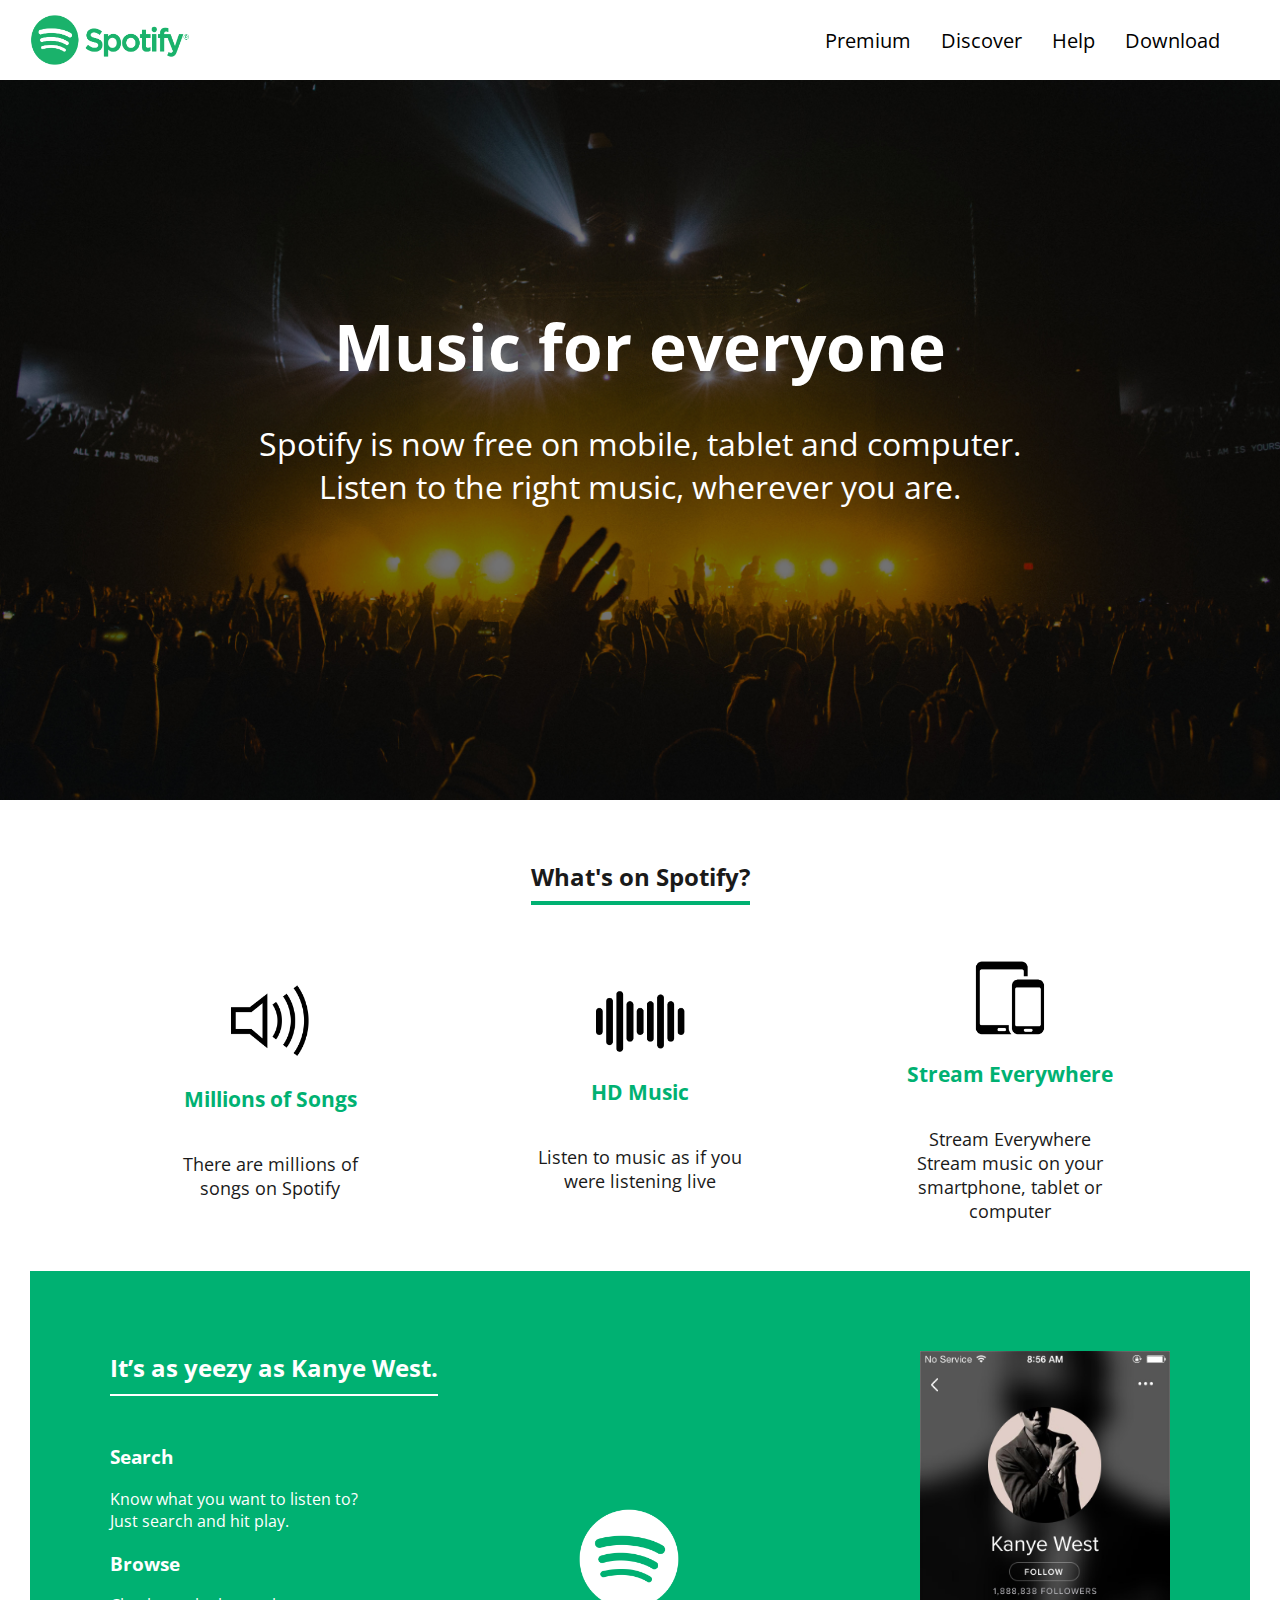
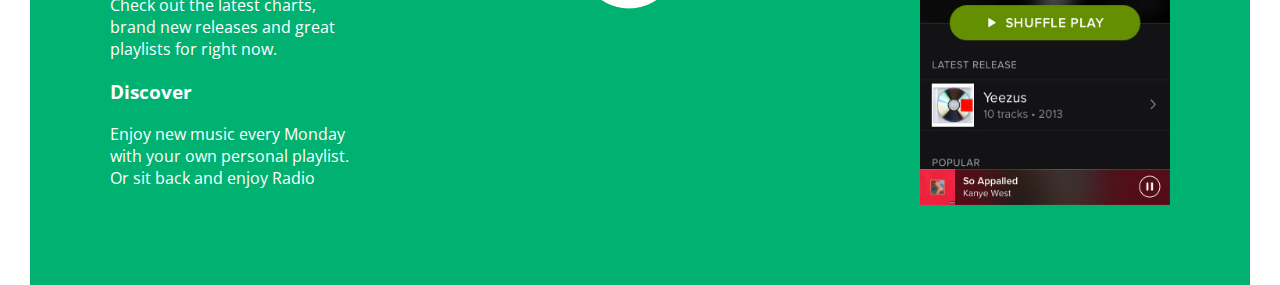
<file: html/labSpotify/index.html>
<!DOCTYPE html>
<html lang="en">
  <head>
    <meta charset="UTF-8" />
    <meta name="viewport" content="width=device-width, initial-scale=1.0" />
    <meta http-equiv="X-UA-Compatible" content="ie=edge" />
    <title>Spotify Clone Web</title>
    <link rel="stylesheet" href="./styles/style.css">
  </head>
    <body>
      <header>  
        <nav class="js-example">
            <img class="logoSpotify" src="./images/spotify-logo.png" alt="spotify-icon"/>
          <ul class="navbar">
            <li><a href="#">Premium</a></li>
            <li><a href="#">Discover</a></li>
            <li><a href="#">Help</a></li>
            <li><a href="#">Download</a></li>
          </ul>
        </nav>
      <section class="img-text">
          <h1>Music for everyone</h1>
            <p>Spotify is now free on mobile, tablet and computer.<br>Listen to the right music, wherever you are.</p> 
      </section>
      </header>
      <section class="what-spotify">
        <h2>What's on Spotify?</h2>
        <div class="png-img">
          <div>
            <img src="./images/music-icon.png" alt="music-icon">
            <h3>Millions of Songs</h3>
            <p> There are millions of songs on Spotify</p>
          </div>
          <div>
            <img src="./images/high-quality-icon.png" alt="high-quality-icon">
            <h3>HD Music</h2>
            <p>Listen to music as if you were listening live</p>
          </div>
          <div>
            <img src="./images/devices-icon.png" alt="devices-icon">
            <h3> Stream Everywhere</h3>
            <p>Stream Everywhere Stream music on your smartphone, tablet or computer</p>
          </div>
        </section>
        <section class="green-kanye">
          <img class="logo-kanye" src="./images/spotify-icon-white.png" alt="spotify-icon-white">
          <div class="text-kanye">
            <h2 class="title-text-kanye">It’s as yeezy as Kanye West.</h2>
            <div class="text-kanye-left">
              <div>
                <h3>Search</h3>
                <p>Know what you want to listen to?Just search and hit play.</p>
              </div>              
              <div>
                <h3>Browse</h3>
                <p>Check out the latest charts, brand new releases and great playlists for right now.</p>
              </div>              
              <div>
                <h3>Discover</h3>
                <p>Enjoy new music every Monday with your own personal playlist. Or sit back and enjoy Radio</p>
              </div>
            </div>
          </div>
          <img class="Kanye" src="./images/spotify-app.jpg" alt="spotify-app">
        </section>
        <script>
          const changeNavColor = document.querySelector('.js-example');

          window.onscroll = function () {
            const scroll = window.pageYOffset;

            if (scroll > 600) {
              changeNavColor.classList.add('js-color');
            } else {
              changeNavColor.classList.remove('js-color');
            }
          }  
        </script>
  </body>
</html>
</file>
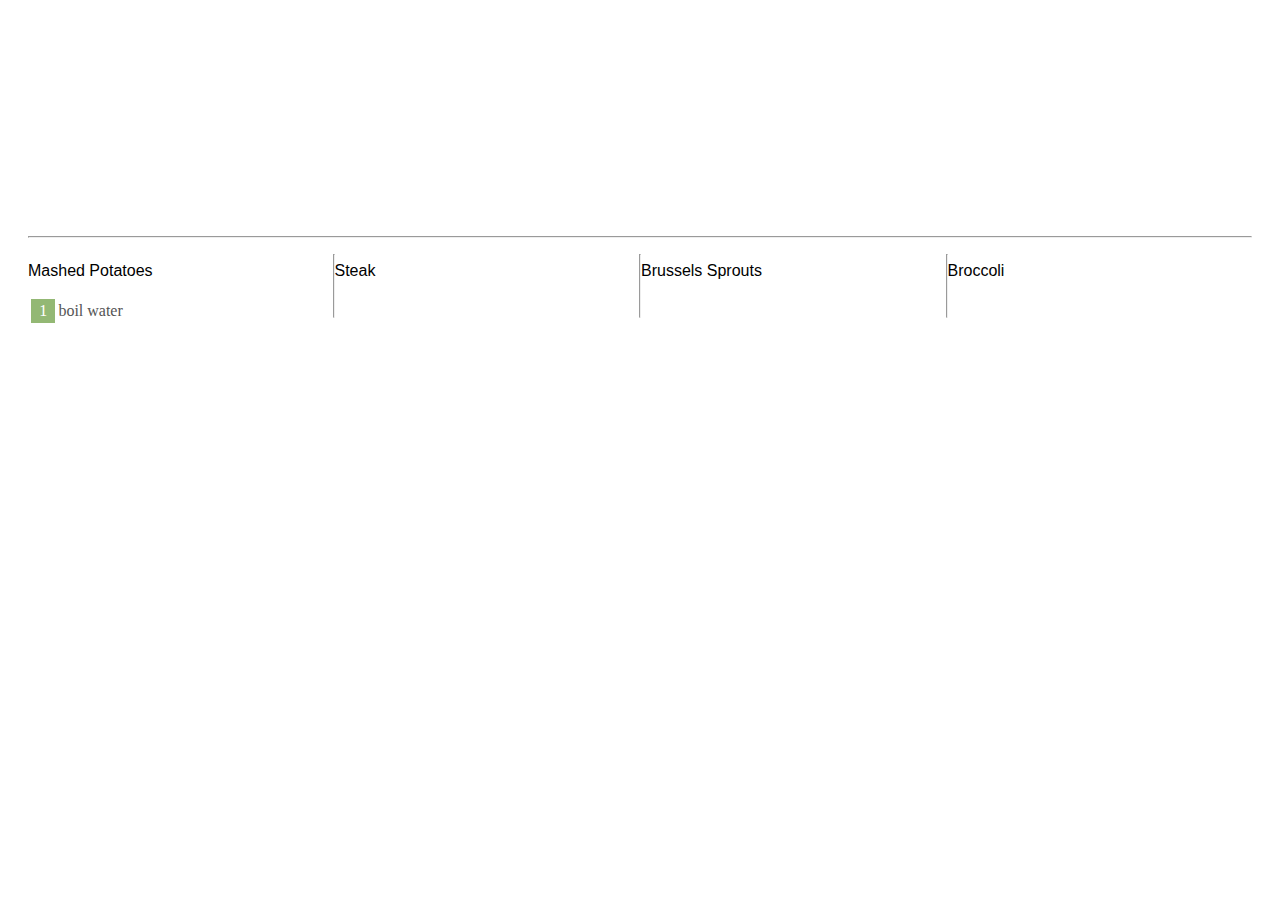
<file: js/lab-es6-promises/index.html>
<!DOCTYPE html>
<html class="no-js">
  <head>
    <meta charset="utf-8" />
    <meta http-equiv="X-UA-Compatible" content="IE=edge" />
    <title>Promise me a dinner</title>
    <meta name="viewport" content="width=device-width, initial-scale=1" />
    <link rel="stylesheet" href="stylesheets/style.css" />
  </head>
  <body>
    <section id="images">
      <div>
        <img src="images/mashed-potatoes.jpg" id="mashedPotatoesImg" hidden />
      </div>
      <div>
        <img src="images/steak.jpg" id="steakImg" hidden />
      </div>
      <div>
        <img src="images/brussels-sprouts.jpg" id="brusselsSproutsImg" hidden />
      </div>
      <div>  
        <img src="images/broccoli.jpg" id="broccoliImg" hidden />
      </div>        
    </section>
    <hr />
    <section id="steps">
      <ol id="mashedPotatoes">
        <label>Mashed Potatoes</label>
      </ol>

      <hr />

      <ol id="steak">
        <label>Steak</label>
      </ol>

      <hr />

      <ol id="brusselsSprouts">
        <label>Brussels Sprouts</label>
      </ol>

      <hr />

      <ol id="broccoli">
        <label>Broccoli</label>
      </ol>
    </section>
    <!-- Below files are loading in order. Do not change the code below! -->
    <script src="javascript/data.js"></script>
    <script src="javascript/getInstruction.js"></script>
    <script src="javascript/obtainInstruction.js"></script>
    <script src="javascript/index.js"></script>
  </body>
</html>
</file>
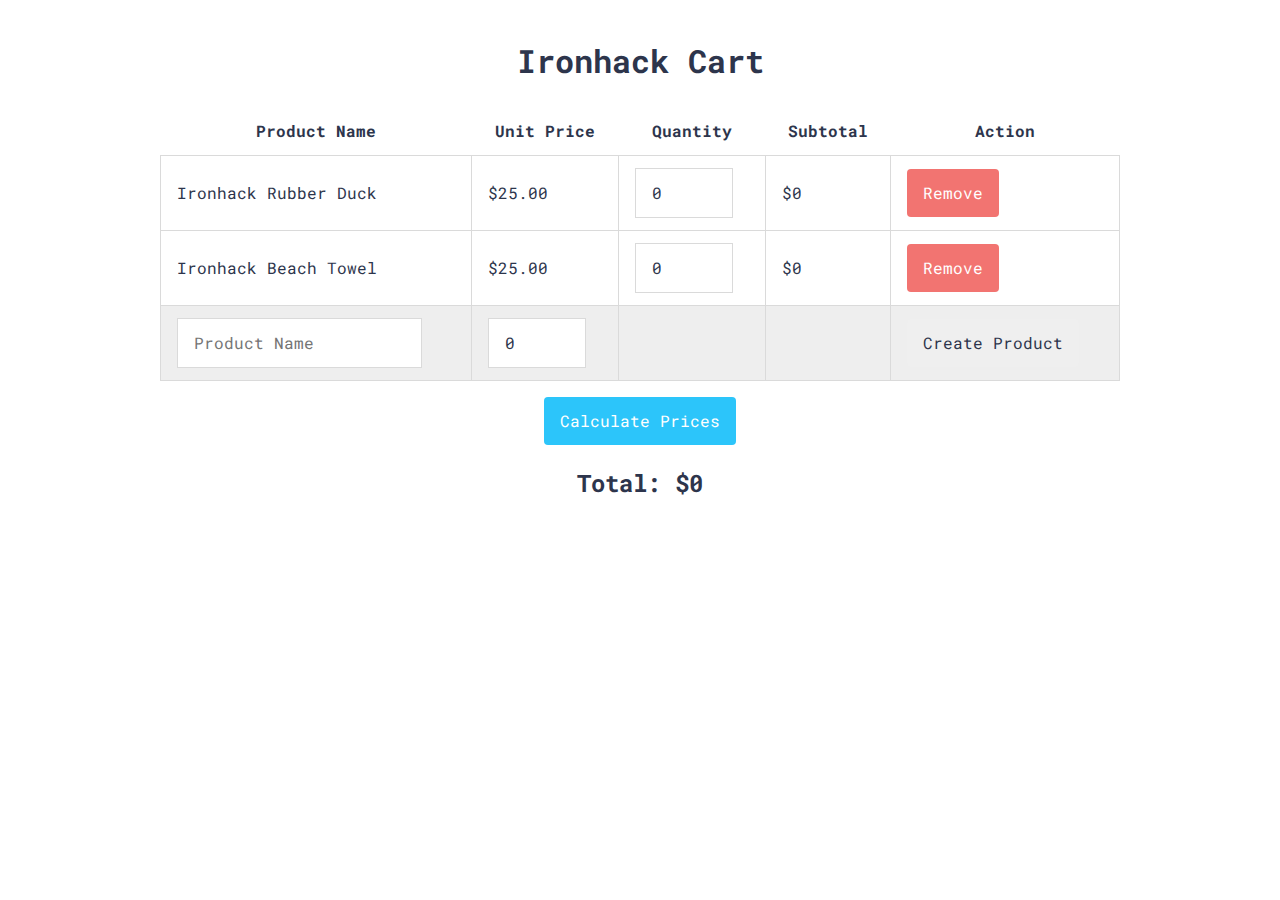
<file: js/lab-ironhack-cart/index.html>
<!DOCTYPE html>
<html lang="en">
  <head>
    <meta charset="utf-8" />
    <meta name="viewport" content="width=device-width" />
    <link rel="stylesheet" href="./style.css" />
    <title>Ironhack Cart</title>
  </head>
  <body>
    <h1>Ironhack Cart</h1>
    <table id="cart">
      <thead>
        <tr>
          <th>Product Name</th>
          <th>Unit Price</th>
          <th>Quantity</th>
          <th>Subtotal</th>
          <th>Action</th>
        </tr>
      </thead>
      <tbody>
        <tr class="product">
          <td class="name">
            <span>Ironhack Rubber Duck</span>
          </td>
          <td class="price">$<span>25.00</span></td>
          <td class="quantity">
            <input type="number" value="0" min="0" placeholder="Quantity"/>
          </td>
          <td class="subtotal">$<span>0</span></td>
          <td class="action">
            <button class="btn btn-remove">Remove</button>
          </td>
        </tr>
        <tr class="product">
            <td class="name">
              <span>Ironhack Beach Towel</span>
            </td>
            <td class="price">$<span>25.00</span></td>
            <td class="quantity">
              <input type="number" value="0" min="0" placeholder="Quantity"/>
            </td>
            <td class="subtotal">$<span>0</span></td>
            <td class="action">
              <button class="btn btn-remove">Remove</button>
            </td>
        </tr>
      </tbody>
      <tfoot>
        <tr class="create-product">
          <td>
            <input type="text" placeholder="Product Name" />
          </td>
          <td>
            <input type="number" min="0" value="0" placeholder="Product Price" />
          </td>
          <td></td>
          <td></td>
          <td>
            <button id="create" class="btn">Create Product</button>
          </td>
        </tr>
      </tfoot>
    </table>
    <p class="calculate-total">
      <button id="calculate" class="btn btn-success">Calculate Prices</button>
    </p>
    <h2 id="total-value">Total: $<span>0</span></h2>
    <script type="text/javascript" src="./index.js"></script>
  </body>
</html>
</file>
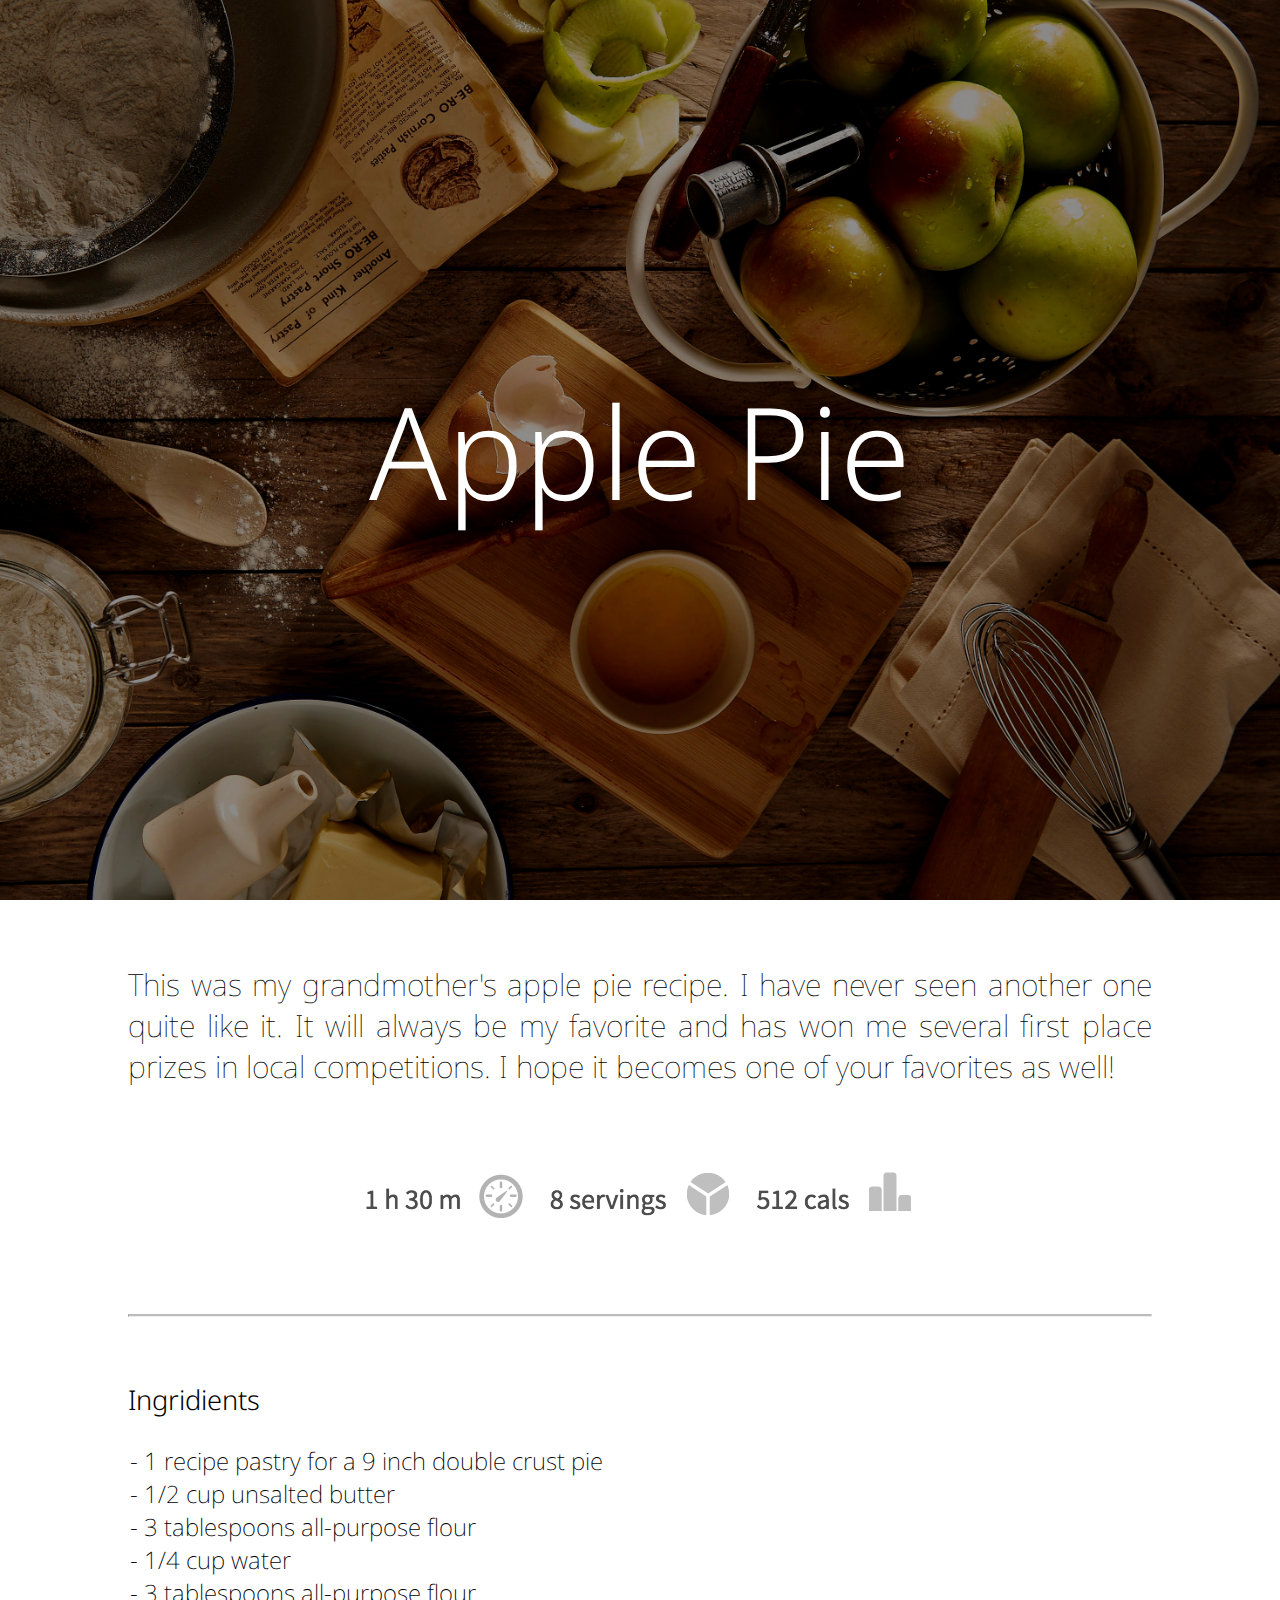
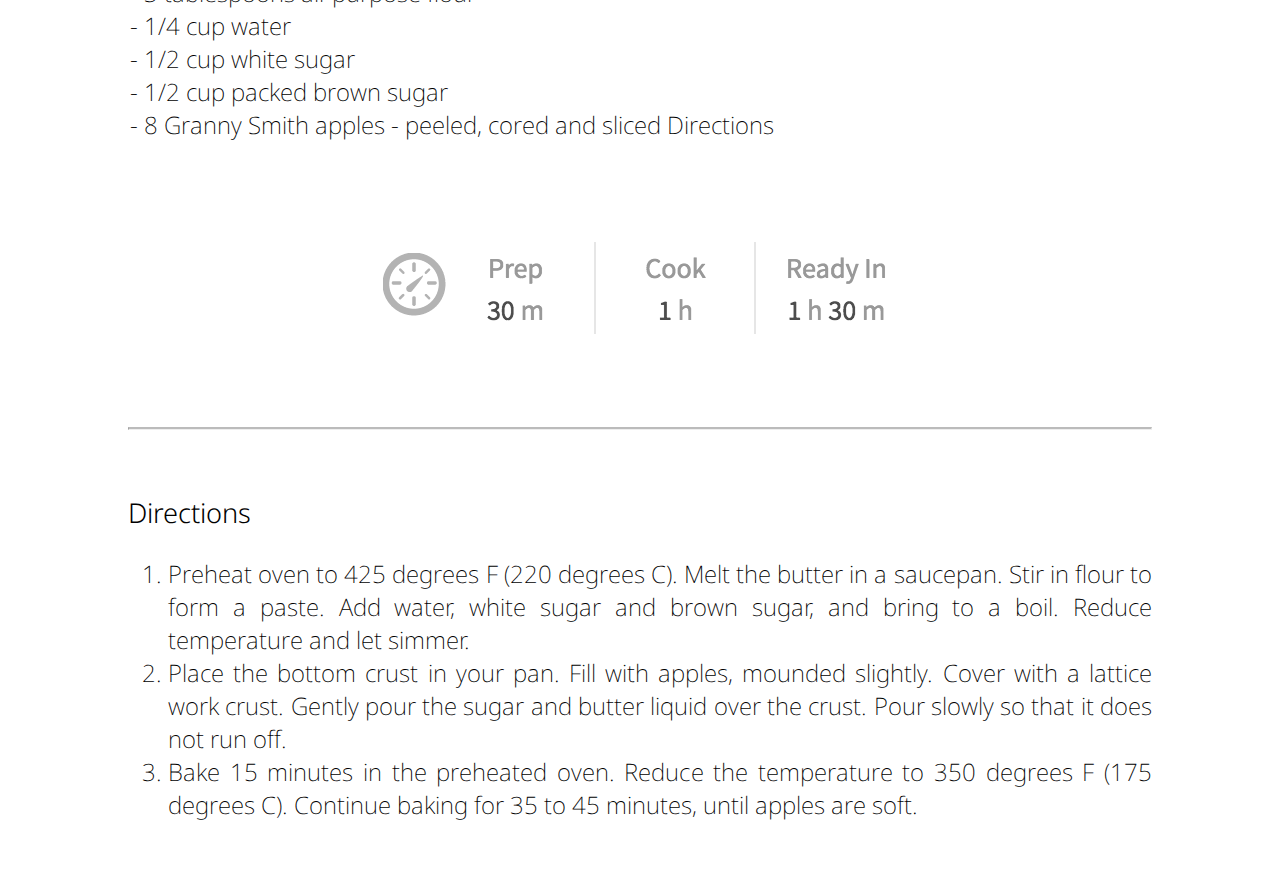
<file: html/lab03/apple-pie/index.html>
<!DOCTYPE html>
<html lang="en">
  <head>
    <meta charset="UTF-8" />
    <meta name="viewport" content="width=device-width, initial-scale=1.0" />
    <title>Apple Pie Recipe</title>
    <link rel="stylesheet" href="./styles/style.css" />
  </head>
  <body>
    <header class="header">
      <h1>Apple Pie</h1>
    </header>
    <section id="principal">
      <div>
        <p>This was my grandmother's apple pie recipe. I have never seen another one quite like it. It will always
          be my favorite and has won me several first place prizes in local competitions. I hope it becomes one of your
          favorites as well!</p>
        <div class="time-recipe">
          <img src="./images/recipe-info.png" alt="cooking-info">
        </div>  
        <hr class="hr-line">  
      </div>
      <div>
        
      </div>
    </section>
    <section class="list">
      <div> 
        <h2 class="section-title-recipe">Ingridients</h2>
        <ul class="section-list-recipe">
          <li>- 1 recipe pastry for a 9 inch double crust pie</li>
          <li>- 1/2 cup unsalted butter</li> 
          <li>- 3 tablespoons all-purpose flour</li>
          <li>- 1/4 cup water</li> 
          <li>- 3 tablespoons all-purpose flour</li> 
          <li>- 1/4 cup water</li> 
          <li>- 1/2 cup white sugar</li> 
          <li>- 1/2 cup packed brown sugar</li>
          <li>- 8 Granny Smith apples - peeled, cored and sliced Directions</li>   
        </ul>  
      </div>
      <div class="time-recipe">
      <img src="./images/cooking-info.png" alt="recipe-info">
      </div>
      <hr class="hr-line">   
    </section>
    <section id="list">
      <h2 class="section-title-recipe">Directions</h2>
      <ol class="section-final-recipe">
        <li>Preheat oven to 425 degrees F (220 degrees
          C). Melt the butter in a saucepan. Stir in flour to form a paste. Add water, white sugar and brown sugar, and bring
          to a boil. Reduce temperature and let simmer.</li>
        <li>Place the bottom crust in your pan. Fill with apples, mounded
          slightly. Cover with a lattice work crust. Gently pour the sugar and butter liquid over the crust. Pour slowly so
          that it does not run off.</li>
        <li>Bake 15 minutes in the preheated oven. Reduce the temperature to 350 degrees F (175
          degrees C). Continue baking for 35 to 45 minutes, until apples are soft.</li>
      </ol>  
    </section>  
  </body>
  <!-- Jean Carlos Reyes -->
</html>
</file>
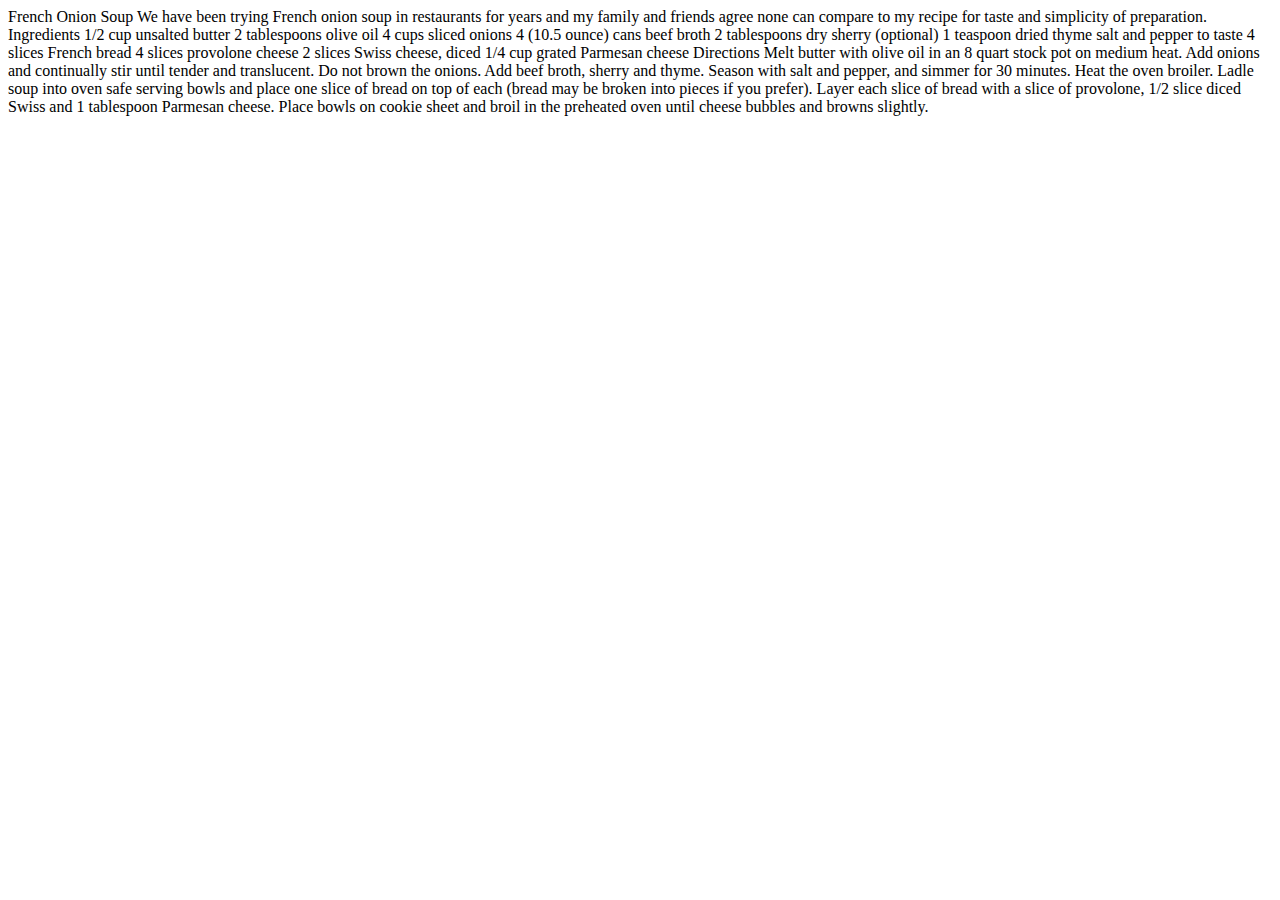
<file: html/lab03/french-soup/index.html>
<!DOCTYPE html>
<html lang="en">
  <head>
    <meta charset="UTF-8" />
    <meta name="viewport" content="width=device-width, initial-scale=1.0" />
    <title>French Onion Soup Recipe</title>
    <!-- don't forget to link your styles -->
  </head>
  <body>
    French Onion Soup We have been trying French onion soup in restaurants for years and my family and friends agree
    none can compare to my recipe for taste and simplicity of preparation. Ingredients 1/2 cup unsalted butter 2
    tablespoons olive oil 4 cups sliced onions 4 (10.5 ounce) cans beef broth 2 tablespoons dry sherry (optional) 1
    teaspoon dried thyme salt and pepper to taste 4 slices French bread 4 slices provolone cheese 2 slices Swiss cheese,
    diced 1/4 cup grated Parmesan cheese Directions Melt butter with olive oil in an 8 quart stock pot on medium heat.
    Add onions and continually stir until tender and translucent. Do not brown the onions. Add beef broth, sherry and
    thyme. Season with salt and pepper, and simmer for 30 minutes. Heat the oven broiler. Ladle soup into oven safe
    serving bowls and place one slice of bread on top of each (bread may be broken into pieces if you prefer). Layer
    each slice of bread with a slice of provolone, 1/2 slice diced Swiss and 1 tablespoon Parmesan cheese. Place bowls
    on cookie sheet and broil in the preheated oven until cheese bubbles and browns slightly.
  </body>
</html>
</file>
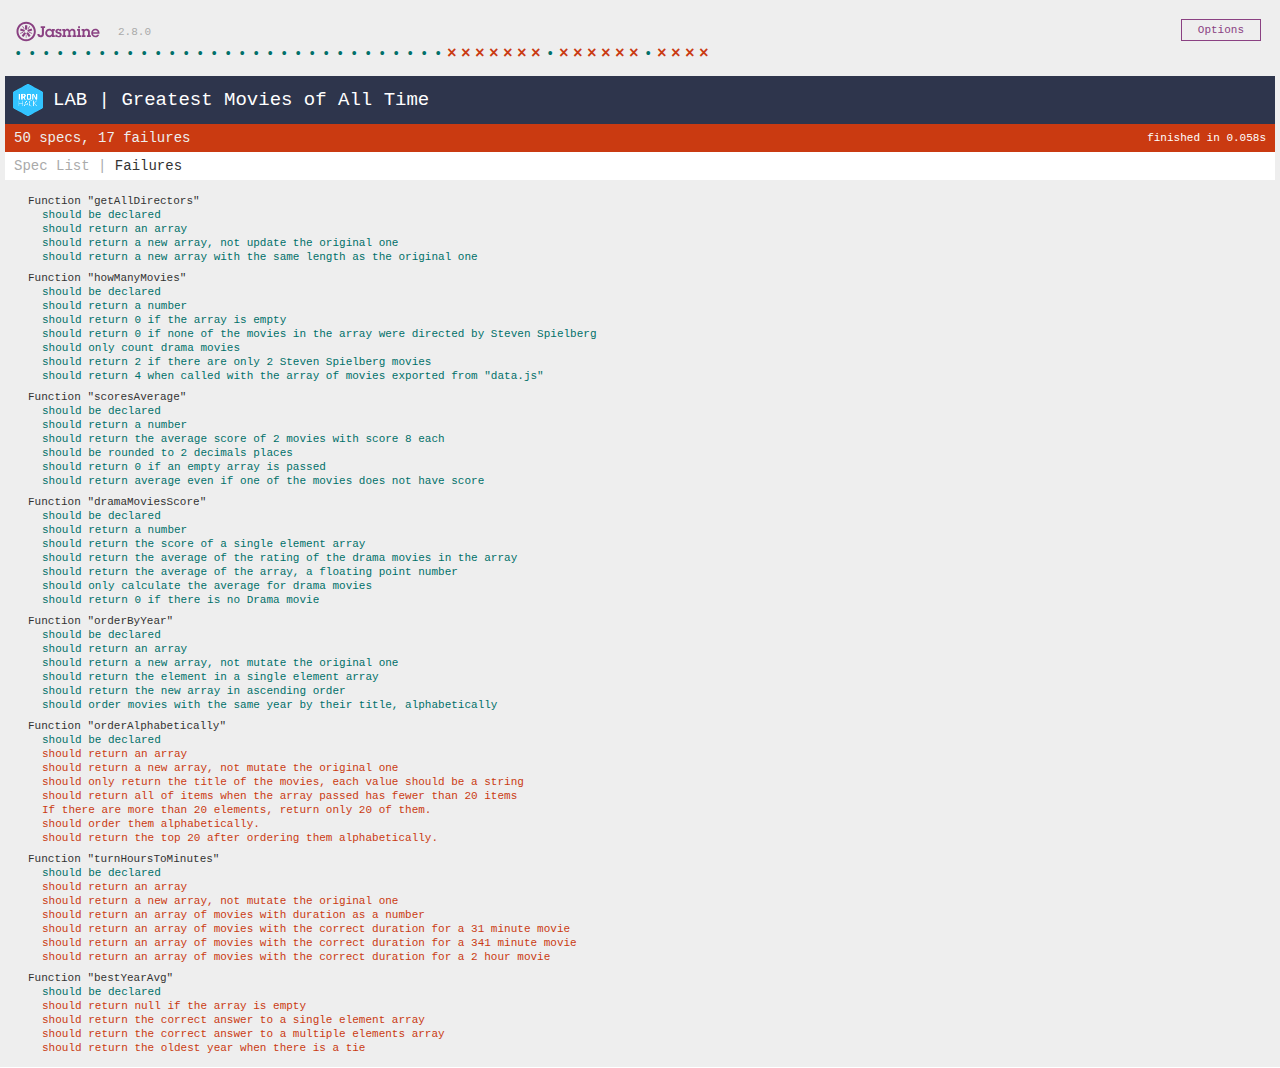
<file: js/lab-javascript-greatest-movies/SpecRunner.html>
<!DOCTYPE html>
<html>
  <head>
    <meta charset="utf-8" />
    <title>Jasmine Spec Runner v2.8.0</title>

    <link rel="shortcut icon" type="image/png" href="jasmine/jasmine-2.8.0/jasmine_favicon.png" />
    <link rel="stylesheet" href="jasmine/jasmine-2.8.0/jasmine.css" />

    <script src="jasmine/jasmine-2.8.0/jasmine.js"></script>
    <script src="jasmine/jasmine-2.8.0/jasmine-html.js"></script>
    <script src="jasmine/jasmine-2.8.0/boot.js"></script>

    <!-- include source files here... -->
    <script src="src/data.js"></script>
    <script src="src/movies.js"></script>     

    <!-- include spec files here... -->
    <script src="tests/movies.spec.js"></script>
  </head>

  <body></body>
</html>
</file>
<file: html/labSpotify/styles/style.css>
/*
Colors:

Text: 1A1A1A
Green: #00B172
White: #FFF

*/
@import url('https://fonts.googleapis.com/css2?family=Open+Sans:ital,wght@0,300;0,400;0,500;0,600;0,700;0,800;1,300;1,400;1,500;1,600;1,700;1,800&family=Roboto+Slab:wght@329;400&display=swap');

body, html {
    font-family: 'Open Sans', sans-serif;
    margin: 0;
    padding: 0;
    color: #1A1A1A;
}
/* Logo */
.logoSpotify {
    width: 160px;
    height: 50px;
}
/* Menu */
.navbar {
    display: flex;
    grid-gap: 30px;
    padding: 0px 90px;
}
.navbar li{
    list-style: none;
    font-size: 20px;
}
header  {
    background-image: url("../images/landing.jpg");
    width: 100vw;
    height: 800px;
    background-size: cover;
    background-repeat: no-repeat;
}
.js-color {
    background: #00B172;
}
nav {
    position: fixed;
    display: flex;
    justify-content: space-between;
    align-items: center;
    width: 100vw;
    height: 20px;
    padding: 30px;    
    background-color:#fff;    
    z-index: 1;
}
nav a {
    text-decoration: none;
    color: #000000;
}
.img-text {
    height: 800px;
    display: flex;
    flex-direction: column;
    justify-content: center;
    align-items: center;
    color: #fff;
    text-align: center;
    font-size: xx-large;
}
.img-text h1 {
    margin-bottom: 0;
}
.what-spotify {
    display: flex;
    flex-direction: column;
    justify-content: center;
    align-items: center;
}
.what-spotify  h2 {
    margin-top: 60px;
    border-bottom: 4px solid #00B172;
    padding-bottom: 8px;
}
.png-img img{
    width: 100px;
}

.png-img {
    display: flex;
    gap: 100px;
}
.png-img div {
    width: 210px;
    display: flex;
    justify-content: center;
    flex-direction: column;
    align-items: center;
    text-align: center;
    padding: 30px;
    font-size: large;
}
.png-img h3 {
    color: #00B172;
}
.green-kanye {
    display: flex;
    justify-content: space-between;
    background-color: #00B172;
    margin: 0px 30px;
    color: white;
    position: relative;
    padding: 80px;
}
.logo-kanye {
    width: 100px;
    position: absolute;
    left: 45%;
    bottom: 45%;
}
.Kanye {
    width: 250px;
}
.title-text-kanye {
    display: inline;
    padding-bottom: 10px;
    border-bottom: 2px solid #fff;
}
.text-kanye div {
    width: 250px;
}
.text-kanye-left {
    margin-top: 60px;
}
</file>
<file: js/lab-es6-promises/stylesheets/style.css>
* {
  transition: all 0.4s;
}

body {
  padding: 20px;
}

img {
  width: 200px;
}

li {
  font-size: 16px;
  line-height: 1.5rem;
  color: #545454;
  /* text-transform: capitalize; */
}

label {
  line-height: 50px;
  font-family: sans-serif;
}

#steps,
#images {
  display: flex;
}

#images {
  height: 200px;
}

#images img {
  width: 200px;
  height: auto;
}

#images div {
  width: 25%;
}

ol {
  width: 25%;
  position: relative;
  list-style: none;
  counter-reset: li;
  margin: 0;
  padding: 0;
}

li::before {
  content: counter(li);
  color: white;
  display: inline-block;
  width: 1em;
  margin-left: -0.5em;
  background: #93b874;
  padding-left: 0.5em;
  margin: 0.2em;
}

li {
  counter-increment: li;
}

button {
  animation: enter 2s forwards;
  position: fixed;
  left: 50%;
  top: 50%;
  font-size: 3rem;
  padding: 1rem;
  background: #eeeeee;
  color: black;
  transition: all.2s;
}

button:hover {
  color: white;
  background: #333;
}

@keyframes enter {
  from {
    transform: rotateX(3000deg) translate(-50%, -50%) scale(0);
  }
  to {
    transform: rotateX(0deg) translate(-50%, -50%) scale(1);
  }
}
</file>
<file: js/lab-ironhack-cart/style.css>
@import url('https://fonts.googleapis.com/css?family=Roboto+Mono:400,700&display=swap');

body {
  margin: 0 auto;
  padding: 1em;
  max-width: 60em;
  font-family: 'Roboto Mono', sans-serif;
  line-height: 1.5;
  color: #2d354c;
}

button,
input {
  font: inherit;
  color: inherit;
}

th,
td,
button,
input {
  padding: 0.75em 1em;
}

table#cart {
  width: 100%;
  border-collapse: collapse;
}

table#cart tfoot {
  background: #eee;
}

table#cart td,
table input {
  border: 1px solid #dadada;
}

table input[type='number'] {
  max-width: 4em;
}

.btn {
  display: inline-block;
  border: 0;
  border-radius: 0.25em;
  cursor: pointer;
}

.btn-success,
.btn-remove {
  color: #fff;
}

.btn-success {
  background-color: #2cc5fa;
}

.btn-remove {
  background-color: #f27471;
}

h1,
h2,
.calculate-total {
  text-align: center;
}
</file>
<file: html/lab03/apple-pie/styles/style.css>
@import url('https://fonts.googleapis.com/css2?family=Noto+Sans:ital,wght@0,100;1,300&display=swap');

* {
    font-family: 'Noto Sans', sans-serif;
}
body, html,h1 {
    height: 100%;
    margin: 0px;
}
.header {
    background-image: url("../images/apple-pie.jpg");
    background-repeat: no-repeat;
    background-position: center;
    background-size: cover;
    height: 100%;
}
h1 {
    display: flex;
    font-size: 8rem;
    text-align: center;
    justify-content: center;
    color: white;
    flex-direction: column;
    position: relative;
    font-weight: 300;
}
#principal p {
    margin: 5% 10% 5% 10%;
    font-size: 1.9rem;
    font-weight:100;
    text-align: justify;
}
.hr-line {
    border-top: 2px solid #bbb;
    margin: 5% 10% 5% 10%;
}
.time-recipe{
    position: relative;
    text-align: center;
} 
.section-title-recipe {
    font-size: 1.7rem;
    font-weight: 300;
    margin: 5% 10% 2% 10%;
}

.section-list-recipe {
    margin: 2% 10% 2% 7%;
    padding-bottom: 5%;
    text-align: justify;
}
.section-list-recipe li {
    font-size: 1.5rem;
    font-weight: 200;
}
.section-final-recipe{
    margin: 2% 10% 2% 10%;
    padding-bottom: 5%;
    text-align: justify;
}
.section-final-recipe li {
    font-size: 1.5rem;
    font-weight: 200;
}
ul {
    list-style-type: none;
    margin-left: none;
}
</file>
<file: js/lab-javascript-greatest-movies/jasmine/jasmine-2.8.0/jasmine.css>
body { overflow-y: scroll; }

.jasmine-labname {
  display: flex;
  align-items: center;
  justify-content: left;
  background-color: #2e354c; /* #32c3ff */
  padding: 8px;
}

.jasmine-labname span {
  color: white;
  font-size: 19px;
  margin-left: 10px;
}

.jasmine_html-reporter { background-color: #eee; padding: 5px; margin: -8px; font-size: 11px; font-family: Monaco, "Lucida Console", monospace; line-height: 14px; color: #333; }
.jasmine_html-reporter a { text-decoration: none; }
.jasmine_html-reporter a:hover { text-decoration: underline; }
.jasmine_html-reporter p, .jasmine_html-reporter h1, .jasmine_html-reporter h2, .jasmine_html-reporter h3, .jasmine_html-reporter h4, .jasmine_html-reporter h5, .jasmine_html-reporter h6 { margin: 0; line-height: 14px; }
.jasmine_html-reporter .jasmine-banner, .jasmine_html-reporter .jasmine-symbol-summary, .jasmine_html-reporter .jasmine-summary, .jasmine_html-reporter .jasmine-result-message, .jasmine_html-reporter .jasmine-spec .jasmine-description, .jasmine_html-reporter .jasmine-spec-detail .jasmine-description, .jasmine_html-reporter .jasmine-alert .jasmine-bar, .jasmine_html-reporter .jasmine-stack-trace { padding-left: 9px; padding-right: 9px; }
.jasmine_html-reporter .jasmine-banner { position: relative; }
.jasmine_html-reporter .jasmine-banner .jasmine-title { background: url('[data-uri]') no-repeat; background: url('[data-uri]') no-repeat, none; -moz-background-size: 100%; -o-background-size: 100%; -webkit-background-size: 100%; background-size: 100%; display: block; float: left; width: 90px; height: 25px; }
.jasmine_html-reporter .jasmine-banner .jasmine-version { margin-left: 14px; position: relative; top: 6px; }
.jasmine_html-reporter #jasmine_content { position: fixed; right: 100%; }
.jasmine_html-reporter .jasmine-version { color: #aaa; }
.jasmine_html-reporter .jasmine-banner { margin-top: 14px; }
.jasmine_html-reporter .jasmine-duration { color: #fff; float: right; line-height: 28px; padding-right: 9px; }
.jasmine_html-reporter .jasmine-symbol-summary { overflow: hidden; *zoom: 1; margin: 14px 0; }
.jasmine_html-reporter .jasmine-symbol-summary li { display: inline-block; height: 10px; width: 14px; font-size: 16px; }
.jasmine_html-reporter .jasmine-symbol-summary li.jasmine-passed { font-size: 14px; }
.jasmine_html-reporter .jasmine-symbol-summary li.jasmine-passed:before { color: #007069; content: "\02022"; }
.jasmine_html-reporter .jasmine-symbol-summary li.jasmine-failed { line-height: 9px; }
.jasmine_html-reporter .jasmine-symbol-summary li.jasmine-failed:before { color: #ca3a11; content: "\d7"; font-weight: bold; margin-left: -1px; }
.jasmine_html-reporter .jasmine-symbol-summary li.jasmine-disabled { font-size: 14px; }
.jasmine_html-reporter .jasmine-symbol-summary li.jasmine-disabled:before { color: #bababa; content: "\02022"; }
.jasmine_html-reporter .jasmine-symbol-summary li.jasmine-pending { line-height: 17px; }
.jasmine_html-reporter .jasmine-symbol-summary li.jasmine-pending:before { color: #ba9d37; content: "*"; }
.jasmine_html-reporter .jasmine-symbol-summary li.jasmine-empty { font-size: 14px; }
.jasmine_html-reporter .jasmine-symbol-summary li.jasmine-empty:before { color: #ba9d37; content: "\02022"; }
.jasmine_html-reporter .jasmine-run-options { float: right; margin-right: 5px; border: 1px solid #8a4182; color: #8a4182; position: relative; line-height: 20px; }
.jasmine_html-reporter .jasmine-run-options .jasmine-trigger { cursor: pointer; padding: 8px 16px; }
.jasmine_html-reporter .jasmine-run-options .jasmine-payload { position: absolute; display: none; right: -1px; border: 1px solid #8a4182; background-color: #eee; white-space: nowrap; padding: 4px 8px; }
.jasmine_html-reporter .jasmine-run-options .jasmine-payload.jasmine-open { display: block; }
.jasmine_html-reporter .jasmine-bar { line-height: 28px; font-size: 14px; display: block; color: #eee; }
.jasmine_html-reporter .jasmine-bar.jasmine-failed { background-color: #ca3a11; }
.jasmine_html-reporter .jasmine-bar.jasmine-passed { background-color: #007069; }
.jasmine_html-reporter .jasmine-bar.jasmine-skipped { background-color: #bababa; }
.jasmine_html-reporter .jasmine-bar.jasmine-errored { background-color: #ca3a11; }
.jasmine_html-reporter .jasmine-bar.jasmine-menu { background-color: #fff; color: #aaa; }
.jasmine_html-reporter .jasmine-bar.jasmine-menu a { color: #333; }
.jasmine_html-reporter .jasmine-bar a { color: white; }
.jasmine_html-reporter.jasmine-spec-list .jasmine-bar.jasmine-menu.jasmine-failure-list, .jasmine_html-reporter.jasmine-spec-list .jasmine-results .jasmine-failures { display: none; }
.jasmine_html-reporter.jasmine-failure-list .jasmine-bar.jasmine-menu.jasmine-spec-list, .jasmine_html-reporter.jasmine-failure-list .jasmine-summary { display: none; }
.jasmine_html-reporter .jasmine-results { margin-top: 14px; }
.jasmine_html-reporter .jasmine-summary { margin-top: 14px; }
.jasmine_html-reporter .jasmine-summary ul { list-style-type: none; margin-left: 14px; padding-top: 0; padding-left: 0; }
.jasmine_html-reporter .jasmine-summary ul.jasmine-suite { margin-top: 7px; margin-bottom: 7px; }
.jasmine_html-reporter .jasmine-summary li.jasmine-passed a { color: #007069; }
.jasmine_html-reporter .jasmine-summary li.jasmine-failed a { color: #ca3a11; }
.jasmine_html-reporter .jasmine-summary li.jasmine-empty a { color: #ba9d37; }
.jasmine_html-reporter .jasmine-summary li.jasmine-pending a { color: #ba9d37; }
.jasmine_html-reporter .jasmine-summary li.jasmine-disabled a { color: #bababa; }
.jasmine_html-reporter .jasmine-description + .jasmine-suite { margin-top: 0; }
.jasmine_html-reporter .jasmine-suite { margin-top: 14px; }
.jasmine_html-reporter .jasmine-suite a { color: #333; }
.jasmine_html-reporter .jasmine-failures .jasmine-spec-detail { margin-bottom: 28px; }
.jasmine_html-reporter .jasmine-failures .jasmine-spec-detail .jasmine-description { background-color: #ca3a11; }
.jasmine_html-reporter .jasmine-failures .jasmine-spec-detail .jasmine-description a { color: white; }
.jasmine_html-reporter .jasmine-result-message { padding-top: 14px; color: #333; white-space: pre; }
.jasmine_html-reporter .jasmine-result-message span.jasmine-result { display: block; }
.jasmine_html-reporter .jasmine-stack-trace { margin: 5px 0 0 0; max-height: 224px; overflow: auto; line-height: 18px; color: #666; border: 1px solid #ddd; background: white; white-space: pre; }
</file>
